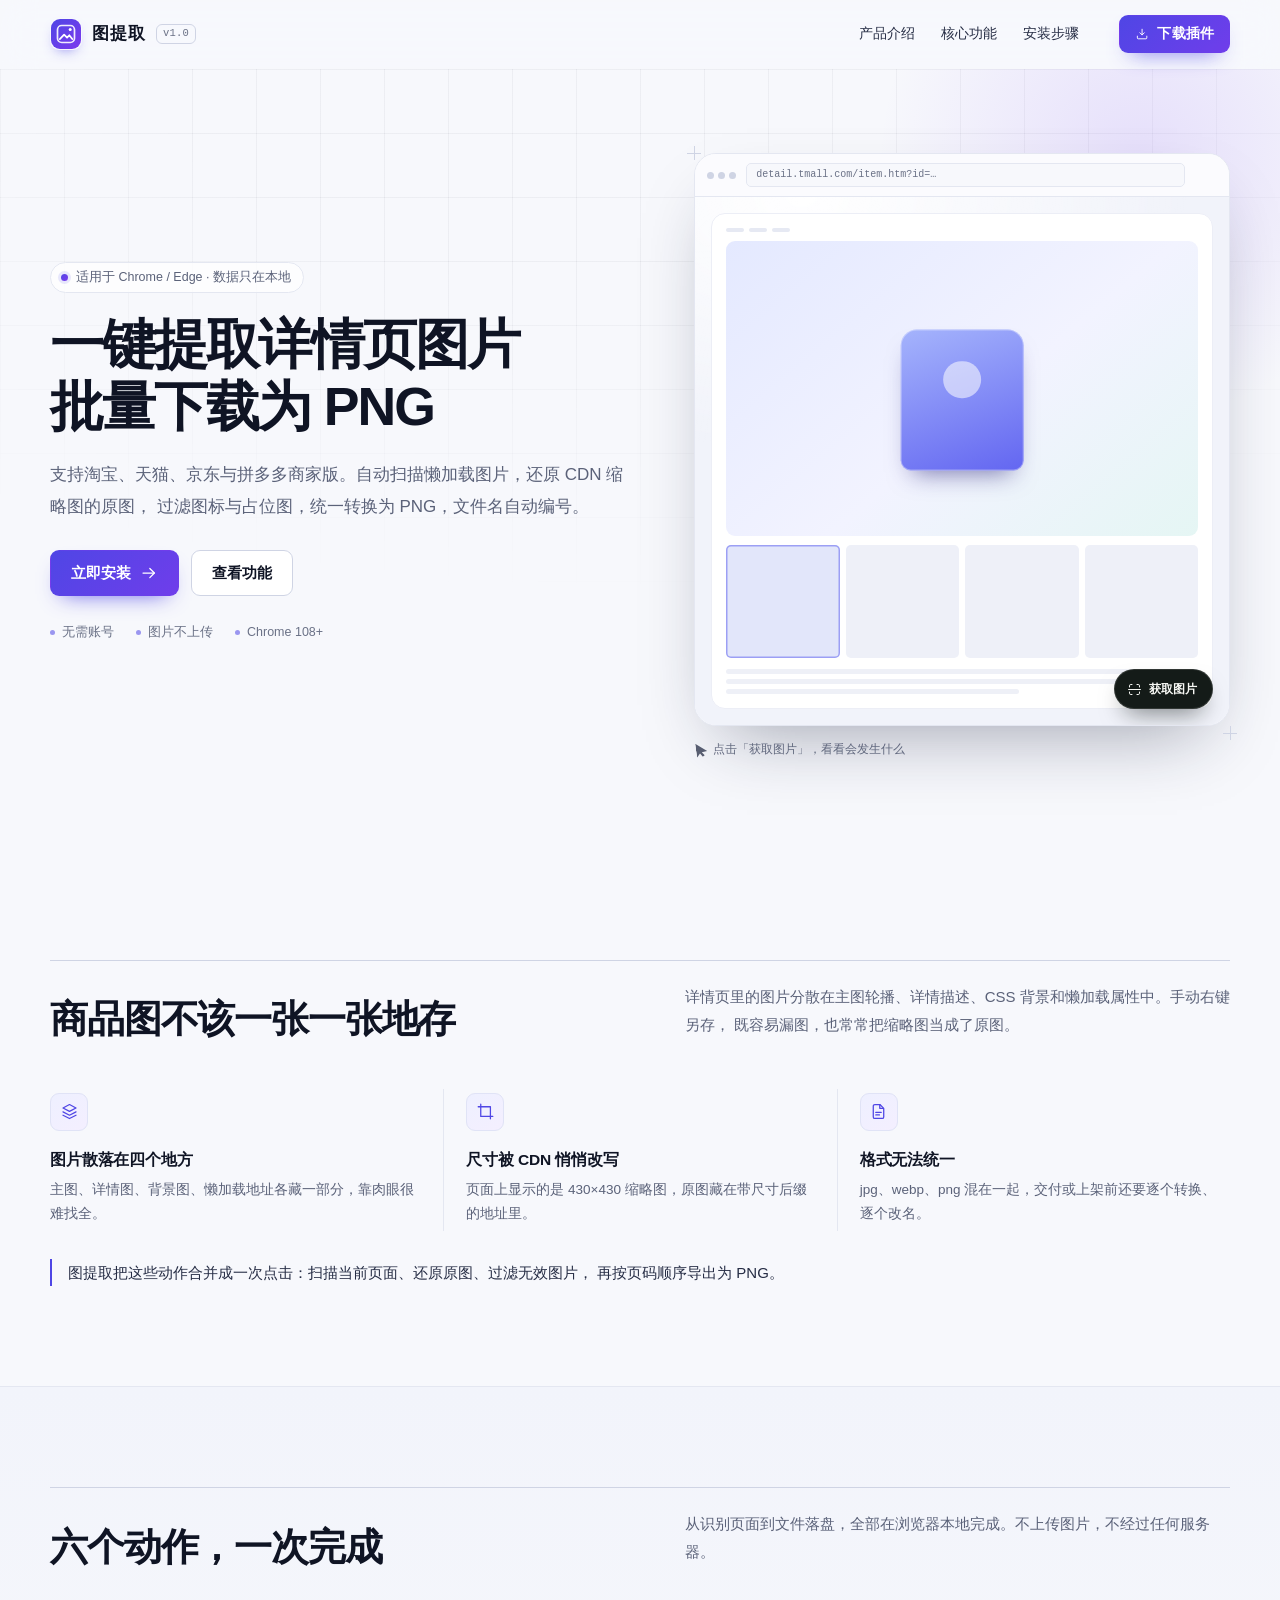
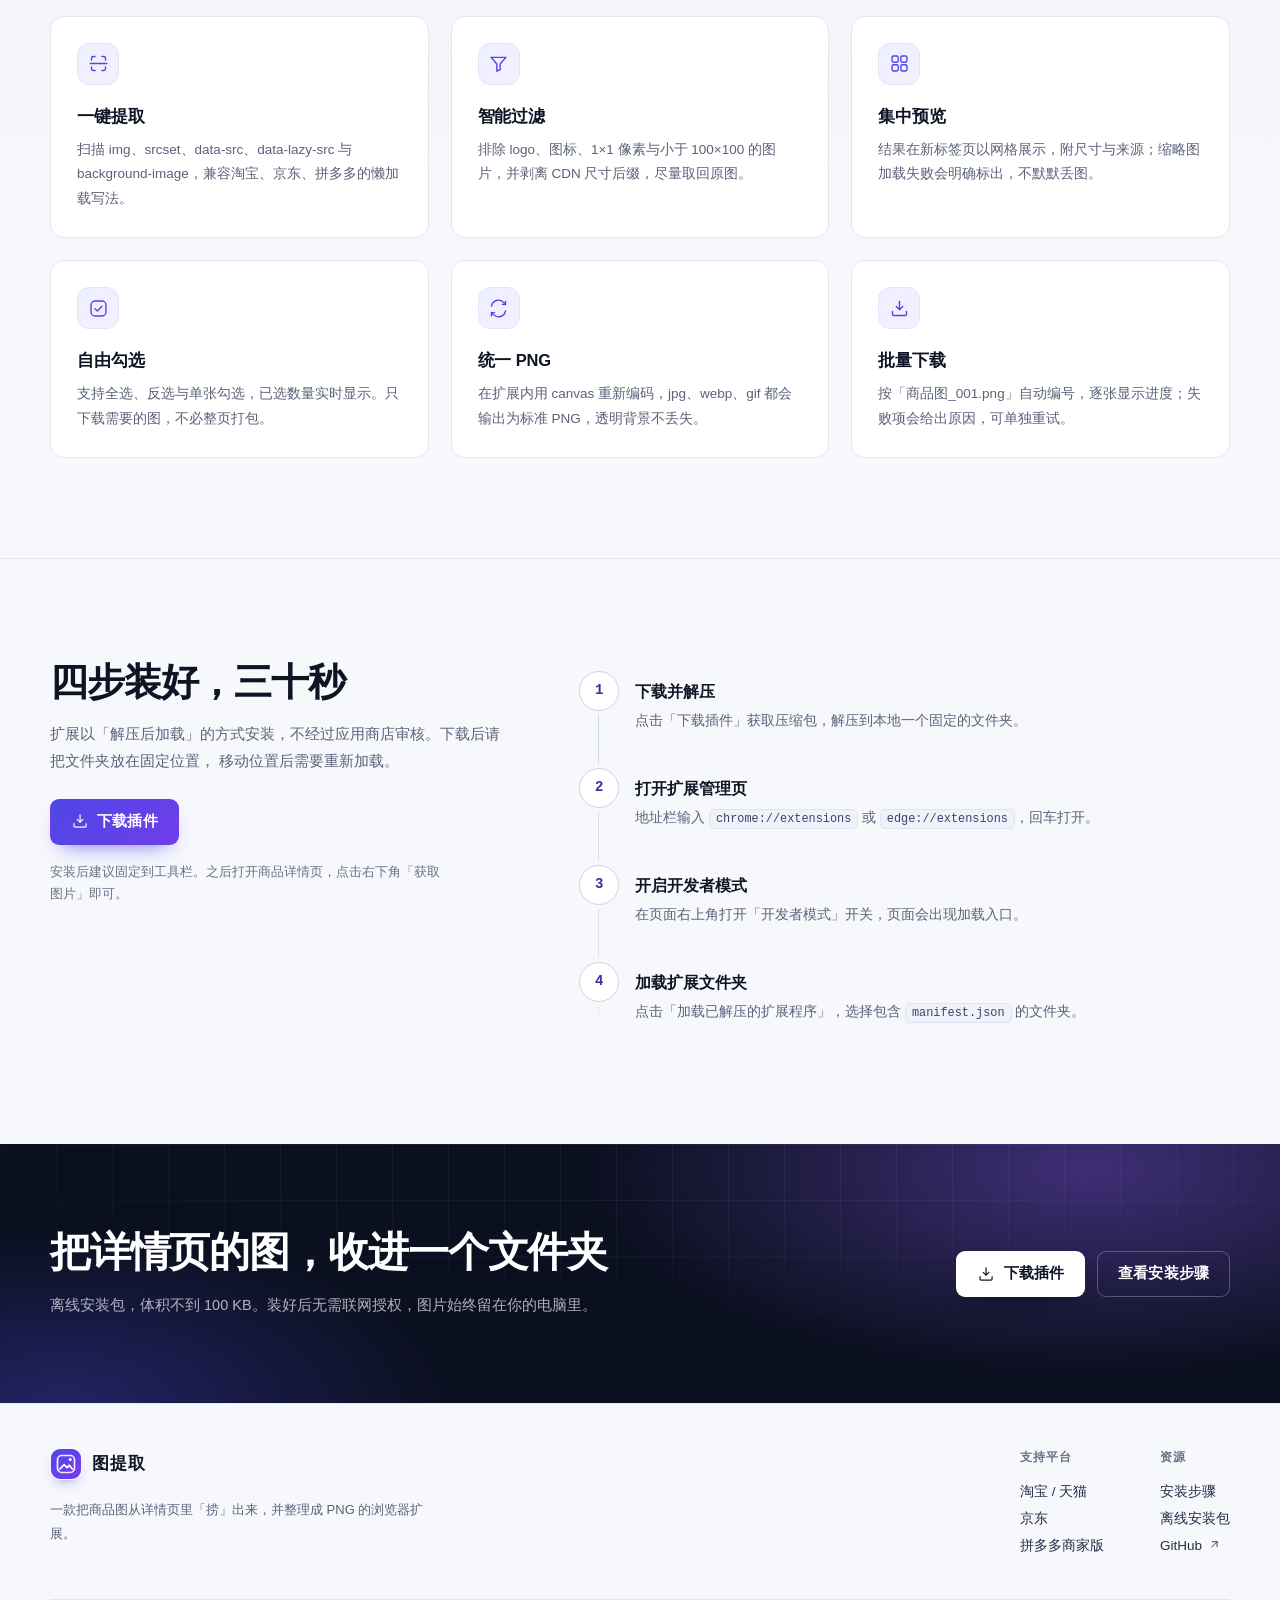
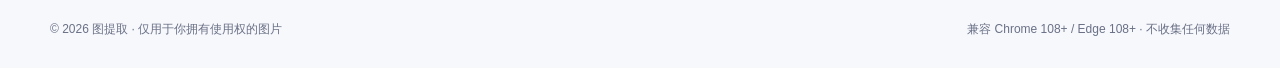
<file: docs/index.html>
<!doctype html>
<html lang="zh-CN">
  <head>
    <meta charset="utf-8" />
    <meta name="viewport" content="width=device-width, initial-scale=1" />
    <title>图提取 · 一键提取电商详情页图片，批量下载为 PNG</title>
    <meta
      name="description"
      content="图提取是一款 Chrome / Edge 扩展，在淘宝、天猫、京东、拼多多商家版商品详情页一键提取全部商品图，过滤小图与图标，批量转换为 PNG 下载。"
    />
    <meta name="theme-color" content="#f7f8fc" />
    <link rel="icon" href="assets/favicon.svg" type="image/svg+xml" />
    <link rel="stylesheet" href="css/style.css" />
  </head>
  <body>
    <!-- 跳转链接：键盘用户可绕过导航直达正文 -->
    <a class="skip-link" href="#main">跳到主要内容</a>

    <!-- 图标雪碧图：全站通过 <use href="#id"> 复用，不产生外部图片请求 -->
    <svg class="sprite" aria-hidden="true" focusable="false">
      <symbol id="i-scan" viewBox="0 0 24 24" fill="none" stroke="currentColor" stroke-width="1.6" stroke-linecap="round" stroke-linejoin="round">
        <path d="M4 8V6a2 2 0 0 1 2-2h2M16 4h2a2 2 0 0 1 2 2v2M20 16v2a2 2 0 0 1-2 2h-2M8 20H6a2 2 0 0 1-2-2v-2" />
        <path d="M2.5 12h19" />
      </symbol>
      <symbol id="i-filter" viewBox="0 0 24 24" fill="none" stroke="currentColor" stroke-width="1.6" stroke-linecap="round" stroke-linejoin="round">
        <path d="M3.5 5h17l-6.6 7.6V19l-3.8 1.8v-8.2L3.5 5z" />
      </symbol>
      <symbol id="i-grid" viewBox="0 0 24 24" fill="none" stroke="currentColor" stroke-width="1.6" stroke-linecap="round" stroke-linejoin="round">
        <rect x="3.5" y="3.5" width="7" height="7" rx="1.6" />
        <rect x="13.5" y="3.5" width="7" height="7" rx="1.6" />
        <rect x="3.5" y="13.5" width="7" height="7" rx="1.6" />
        <rect x="13.5" y="13.5" width="7" height="7" rx="1.6" />
      </symbol>
      <symbol id="i-checkbox" viewBox="0 0 24 24" fill="none" stroke="currentColor" stroke-width="1.6" stroke-linecap="round" stroke-linejoin="round">
        <rect x="3.5" y="3.5" width="17" height="17" rx="4.5" />
        <path d="M8 12.2l2.7 2.7 5.3-5.4" />
      </symbol>
      <symbol id="i-convert" viewBox="0 0 24 24" fill="none" stroke="currentColor" stroke-width="1.6" stroke-linecap="round" stroke-linejoin="round">
        <path d="M4 9.2A8 8 0 0 1 17.7 5L20 7.3" />
        <path d="M20 3.8v3.5h-3.5" />
        <path d="M20 14.8A8 8 0 0 1 6.3 19L4 16.7" />
        <path d="M4 20.2v-3.5h3.5" />
      </symbol>
      <symbol id="i-download" viewBox="0 0 24 24" fill="none" stroke="currentColor" stroke-width="1.6" stroke-linecap="round" stroke-linejoin="round">
        <path d="M4 15.5v3A1.5 1.5 0 0 0 5.5 20h13a1.5 1.5 0 0 0 1.5-1.5v-3" />
        <path d="M12 3.8v9.4" />
        <path d="M8.3 9.8L12 13.5l3.7-3.7" />
      </symbol>
      <symbol id="i-layers" viewBox="0 0 24 24" fill="none" stroke="currentColor" stroke-width="1.6" stroke-linecap="round" stroke-linejoin="round">
        <path d="M12 3.2l8.2 4.3-8.2 4.3-8.2-4.3L12 3.2z" />
        <path d="M3.8 12.4l8.2 4.3 8.2-4.3" />
        <path d="M3.8 16.7l8.2 4.2 8.2-4.2" />
      </symbol>
      <symbol id="i-crop" viewBox="0 0 24 24" fill="none" stroke="currentColor" stroke-width="1.6" stroke-linecap="round" stroke-linejoin="round">
        <path d="M6 2.8v15.4h15.2" />
        <path d="M2.8 6H18.2v15.2" />
      </symbol>
      <symbol id="i-file" viewBox="0 0 24 24" fill="none" stroke="currentColor" stroke-width="1.6" stroke-linecap="round" stroke-linejoin="round">
        <path d="M13.8 3.2H7.4a2 2 0 0 0-2 2v13.6a2 2 0 0 0 2 2h9.2a2 2 0 0 0 2-2V8l-4.8-4.8z" />
        <path d="M13.6 3.4V8h4.6" />
        <path d="M8.6 13.2h6.8M8.6 16.4h4.6" />
      </symbol>
      <symbol id="i-arrow-right" viewBox="0 0 24 24" fill="none" stroke="currentColor" stroke-width="1.7" stroke-linecap="round" stroke-linejoin="round">
        <path d="M4 12h15" />
        <path d="M13 6l6 6-6 6" />
      </symbol>
      <symbol id="i-arrow-up-right" viewBox="0 0 24 24" fill="none" stroke="currentColor" stroke-width="1.7" stroke-linecap="round" stroke-linejoin="round">
        <path d="M7 17L17 7" />
        <path d="M8 7h9v9" />
      </symbol>
    </svg>

    <!-- ================= 顶部导航（吸顶 + 毛玻璃） ================= -->
    <header class="site-header" id="top">
      <nav class="nav container" aria-label="主导航">
        <a class="brand" href="#top" aria-label="图提取 · 回到顶部">
          <svg class="brand__mark" viewBox="0 0 32 32" aria-hidden="true">
            <defs>
              <linearGradient id="brandGrad" x1="0" y1="0" x2="1" y2="1">
                <stop offset="0" stop-color="#4f46e5" />
                <stop offset="1" stop-color="#7c3aed" />
              </linearGradient>
            </defs>
            <rect x="1" y="1" width="30" height="30" rx="9" fill="url(#brandGrad)" />
            <rect x="7.5" y="7.5" width="17" height="17" rx="4.2" fill="none" stroke="#fff" stroke-opacity="0.9" stroke-width="1.7" />
            <circle cx="20.2" cy="11.6" r="1.5" fill="#fff" />
            <path d="M9.8 21.2l4.3-4.6 3 3 2.2-2.4 3 3.9" fill="none" stroke="#fff" stroke-width="1.7" stroke-linecap="round" stroke-linejoin="round" />
          </svg>
          <span class="brand__name">图提取</span>
          <span class="brand__tag">v1.0</span>
        </a>

        <button class="nav-toggle" type="button" aria-expanded="false" aria-controls="nav-menu" aria-label="打开菜单">
          <span class="nav-toggle__bars" aria-hidden="true"><span></span><span></span></span>
        </button>

        <div class="nav__panel" id="nav-menu">
          <ul class="nav__list">
            <li><a class="nav__link" href="#intro">产品介绍</a></li>
            <li><a class="nav__link" href="#features">核心功能</a></li>
            <li><a class="nav__link" href="#install">安装步骤</a></li>
          </ul>
          <a class="btn btn--primary btn--sm nav__cta" href="assets/tu-tiqu-v1.0.0.zip" download>
            <svg class="icon" aria-hidden="true"><use href="#i-download"></use></svg>
            下载插件
          </a>
        </div>
      </nav>
    </header>

    <main id="main">
      <!-- ================= Hero：价值主张 + 可交互界面示意 ================= -->
      <section class="hero" aria-labelledby="hero-title">
        <div class="hero__bg" aria-hidden="true"></div>
        <div class="container hero__inner">
          <div class="hero__copy reveal">
            <p class="hero__badge">
              <span class="hero__badge-dot" aria-hidden="true"></span>
              适用于 Chrome / Edge · 数据只在本地
            </p>
            <h1 class="hero__title" id="hero-title">
              一键提取详情页图片<span class="hero__title-break">批量下载为 PNG</span>
            </h1>
            <p class="hero__lede">
              支持淘宝、天猫、京东与拼多多商家版。自动扫描懒加载图片，还原 CDN 缩略图的原图，
              过滤图标与占位图，统一转换为 PNG，文件名自动编号。
            </p>
            <div class="hero__actions">
              <a class="btn btn--primary" href="#install">
                立即安装
                <svg class="icon" aria-hidden="true"><use href="#i-arrow-right"></use></svg>
              </a>
              <a class="btn btn--ghost" href="#features">查看功能</a>
            </div>
            <ul class="hero__facts">
              <li>无需账号</li>
              <li>图片不上传</li>
              <li>Chrome 108+</li>
            </ul>
          </div>

          <!-- 纯 CSS / SVG 绘制的插件界面示意；按钮可点击体验 -->
          <div class="hero__demo demo reveal" data-demo>
            <span class="demo__reg demo__reg--tl" aria-hidden="true"></span>
            <span class="demo__reg demo__reg--br" aria-hidden="true"></span>

            <div class="demo__window">
              <div class="demo__chrome" aria-hidden="true">
                <span class="demo__dots"><i></i><i></i><i></i></span>
                <span class="demo__url">detail.tmall.com/item.htm?id=…</span>
                <span class="demo__chrome-tail"></span>
              </div>

              <div class="demo__stage">
                <div class="demo__page" aria-hidden="true">
                  <div class="demo__pagebar"><i></i><i></i><i></i></div>
                  <div class="demo__hero-photo"></div>
                  <div class="demo__thumbs"><i></i><i></i><i></i><i></i></div>
                  <div class="demo__lines"><i></i><i></i><i></i></div>
                </div>

                <div class="demo__sheet" data-sheet aria-hidden="true">
                  <div class="demo__sheet-head">
                    <span class="demo__sheet-title">已提取 <strong>18</strong> 张</span>
                    <span class="demo__sheet-tag">PNG</span>
                  </div>
                  <div class="demo__tiles">
                    <span class="demo__tile is-picked" style="--a: #dbe2ff; --b: #8b9cff"></span>
                    <span class="demo__tile is-picked" style="--a: #e6dcff; --b: #a78bfa"></span>
                    <span class="demo__tile" style="--a: #d7f2f4; --b: #5ec8cf"></span>
                    <span class="demo__tile" style="--a: #ffe4e9; --b: #fb8ca3"></span>
                    <span class="demo__tile" style="--a: #e8ecff; --b: #7c8cf8"></span>
                    <span class="demo__tile" style="--a: #e2f0e6; --b: #7fc39a"></span>
                  </div>
                  <div class="demo__sheet-foot">
                    <span class="demo__bar" aria-hidden="true"><i></i></span>
                    <span>正在保存 …</span>
                  </div>
                </div>

                <div class="demo__scan" aria-hidden="true"></div>

                <button class="demo__fab" type="button" data-demo-button aria-pressed="false">
                  <svg class="icon" aria-hidden="true"><use href="#i-scan"></use></svg>
                  <span data-demo-label>获取图片</span>
                </button>
              </div>
            </div>

            <p class="demo__caption">
              <span class="demo__cursor" aria-hidden="true"></span>
              点击「获取图片」，看看会发生什么
            </p>
          </div>
        </div>
      </section>

      <!-- ================= 产品介绍：解释要解决的问题 ================= -->
      <section class="section" id="intro" aria-labelledby="intro-title">
        <div class="container">
          <div class="section-head reveal">
            <h2 id="intro-title">商品图不该一张一张地存</h2>
            <p>
              详情页里的图片分散在主图轮播、详情描述、CSS 背景和懒加载属性中。手动右键另存，
              既容易漏图，也常常把缩略图当成了原图。
            </p>
          </div>

          <div class="problems">
            <article class="problem reveal">
              <span class="problem__icon" aria-hidden="true">
                <svg class="icon"><use href="#i-layers"></use></svg>
              </span>
              <div>
                <h3>图片散落在四个地方</h3>
                <p>主图、详情图、背景图、懒加载地址各藏一部分，靠肉眼很难找全。</p>
              </div>
            </article>
            <article class="problem reveal">
              <span class="problem__icon" aria-hidden="true">
                <svg class="icon"><use href="#i-crop"></use></svg>
              </span>
              <div>
                <h3>尺寸被 CDN 悄悄改写</h3>
                <p>页面上显示的是 430×430 缩略图，原图藏在带尺寸后缀的地址里。</p>
              </div>
            </article>
            <article class="problem reveal">
              <span class="problem__icon" aria-hidden="true">
                <svg class="icon"><use href="#i-file"></use></svg>
              </span>
              <div>
                <h3>格式无法统一</h3>
                <p>jpg、webp、png 混在一起，交付或上架前还要逐个转换、逐个改名。</p>
              </div>
            </article>
          </div>

          <p class="intro__conclusion reveal">
            图提取把这些动作合并成一次点击：扫描当前页面、还原原图、过滤无效图片，
            再按页码顺序导出为 PNG。
          </p>
        </div>
      </section>

      <!-- ================= 核心功能 ================= -->
      <section class="section section--tint" id="features" aria-labelledby="features-title">
        <div class="container">
          <div class="section-head reveal">
            <h2 id="features-title">六个动作，一次完成</h2>
            <p>从识别页面到文件落盘，全部在浏览器本地完成。不上传图片，不经过任何服务器。</p>
          </div>

          <div class="features">
            <article class="feature reveal">
              <span class="feature__icon" aria-hidden="true">
                <svg class="icon"><use href="#i-scan"></use></svg>
              </span>
              <h3>一键提取</h3>
              <p>扫描 img、srcset、data-src、data-lazy-src 与 background-image，兼容淘宝、京东、拼多多的懒加载写法。</p>
            </article>

            <article class="feature reveal">
              <span class="feature__icon" aria-hidden="true">
                <svg class="icon"><use href="#i-filter"></use></svg>
              </span>
              <h3>智能过滤</h3>
              <p>排除 logo、图标、1×1 像素与小于 100×100 的图片，并剥离 CDN 尺寸后缀，尽量取回原图。</p>
            </article>

            <article class="feature reveal">
              <span class="feature__icon" aria-hidden="true">
                <svg class="icon"><use href="#i-grid"></use></svg>
              </span>
              <h3>集中预览</h3>
              <p>结果在新标签页以网格展示，附尺寸与来源；缩略图加载失败会明确标出，不默默丢图。</p>
            </article>

            <article class="feature reveal">
              <span class="feature__icon" aria-hidden="true">
                <svg class="icon"><use href="#i-checkbox"></use></svg>
              </span>
              <h3>自由勾选</h3>
              <p>支持全选、反选与单张勾选，已选数量实时显示。只下载需要的图，不必整页打包。</p>
            </article>

            <article class="feature reveal">
              <span class="feature__icon" aria-hidden="true">
                <svg class="icon"><use href="#i-convert"></use></svg>
              </span>
              <h3>统一 PNG</h3>
              <p>在扩展内用 canvas 重新编码，jpg、webp、gif 都会输出为标准 PNG，透明背景不丢失。</p>
            </article>

            <article class="feature reveal">
              <span class="feature__icon" aria-hidden="true">
                <svg class="icon"><use href="#i-download"></use></svg>
              </span>
              <h3>批量下载</h3>
              <p>按「商品图_001.png」自动编号，逐张显示进度；失败项会给出原因，可单独重试。</p>
            </article>
          </div>
        </div>
      </section>

      <!-- ================= 安装步骤 ================= -->
      <section class="section" id="install" aria-labelledby="install-title">
        <div class="container install">
          <div class="install__intro reveal">
            <h2 id="install-title">四步装好，三十秒</h2>
            <p class="install__lede">
              扩展以「解压后加载」的方式安装，不经过应用商店审核。下载后请把文件夹放在固定位置，
              移动位置后需要重新加载。
            </p>
            <a class="btn btn--primary install__download" href="assets/tu-tiqu-v1.0.0.zip" download>
              <svg class="icon" aria-hidden="true"><use href="#i-download"></use></svg>
              下载插件
            </a>
            <p class="install__note">
              安装后建议固定到工具栏。之后打开商品详情页，点击右下角「获取图片」即可。
            </p>
          </div>

          <ol class="steps">
            <li class="step reveal">
              <span class="step__num" aria-hidden="true">1</span>
              <div class="step__body">
                <h3>下载并解压</h3>
                <p>点击「下载插件」获取压缩包，解压到本地一个固定的文件夹。</p>
              </div>
            </li>
            <li class="step reveal">
              <span class="step__num" aria-hidden="true">2</span>
              <div class="step__body">
                <h3>打开扩展管理页</h3>
                <p>地址栏输入 <code>chrome://extensions</code> 或 <code>edge://extensions</code>，回车打开。</p>
              </div>
            </li>
            <li class="step reveal">
              <span class="step__num" aria-hidden="true">3</span>
              <div class="step__body">
                <h3>开启开发者模式</h3>
                <p>在页面右上角打开「开发者模式」开关，页面会出现加载入口。</p>
              </div>
            </li>
            <li class="step reveal">
              <span class="step__num" aria-hidden="true">4</span>
              <div class="step__body">
                <h3>加载扩展文件夹</h3>
                <p>点击「加载已解压的扩展程序」，选择包含 <code>manifest.json</code> 的文件夹。</p>
              </div>
            </li>
          </ol>
        </div>
      </section>

      <!-- ================= 底部 CTA ================= -->
      <section class="cta" id="download" aria-labelledby="download-title">
        <div class="container cta__inner reveal">
          <div>
            <h2 id="download-title">把详情页的图，收进一个文件夹</h2>
            <p>离线安装包，体积不到 100 KB。装好后无需联网授权，图片始终留在你的电脑里。</p>
          </div>
          <div class="cta__actions">
            <a class="btn btn--light" href="assets/tu-tiqu-v1.0.0.zip" download>
              <svg class="icon" aria-hidden="true"><use href="#i-download"></use></svg>
              下载插件
            </a>
            <a class="btn btn--outline-light" href="#install">查看安装步骤</a>
          </div>
        </div>
      </section>
    </main>

    <!-- ================= Footer ================= -->
    <footer class="footer">
      <div class="container footer__inner">
        <div class="footer__brand">
          <a class="brand" href="#top" aria-label="图提取 · 回到顶部">
            <svg class="brand__mark" viewBox="0 0 32 32" aria-hidden="true">
              <defs>
                <linearGradient id="footerGrad" x1="0" y1="0" x2="1" y2="1">
                  <stop offset="0" stop-color="#4f46e5" />
                  <stop offset="1" stop-color="#7c3aed" />
                </linearGradient>
              </defs>
              <rect x="1" y="1" width="30" height="30" rx="9" fill="url(#footerGrad)" />
              <rect x="7.5" y="7.5" width="17" height="17" rx="4.2" fill="none" stroke="#fff" stroke-opacity="0.9" stroke-width="1.7" />
              <circle cx="20.2" cy="11.6" r="1.5" fill="#fff" />
              <path d="M9.8 21.2l4.3-4.6 3 3 2.2-2.4 3 3.9" fill="none" stroke="#fff" stroke-width="1.7" stroke-linecap="round" stroke-linejoin="round" />
            </svg>
            <span class="brand__name">图提取</span>
          </a>
          <p>一款把商品图从详情页里「捞」出来，并整理成 PNG 的浏览器扩展。</p>
        </div>

        <div class="footer__cols">
          <div class="footer__col">
            <h3>支持平台</h3>
            <ul>
              <li>淘宝 / 天猫</li>
              <li>京东</li>
              <li>拼多多商家版</li>
            </ul>
          </div>
          <div class="footer__col">
            <h3>资源</h3>
            <ul>
              <li><a href="#install">安装步骤</a></li>
              <li><a href="assets/tu-tiqu-v1.0.0.zip" download>离线安装包</a></li>
              <li>
                <a href="https://github.com/" target="_blank" rel="noopener noreferrer">
                  GitHub
                  <svg class="icon icon--inline" aria-hidden="true"><use href="#i-arrow-up-right"></use></svg>
                </a>
              </li>
            </ul>
          </div>
        </div>

        <div class="footer__bottom">
          <p>© <span data-year>2026</span> 图提取 · 仅用于你拥有使用权的图片</p>
          <p>兼容 Chrome 108+ / Edge 108+ · 不收集任何数据</p>
        </div>
      </div>
    </footer>

    <script src="js/main.js"></script>
  </body>
</html>
</file>
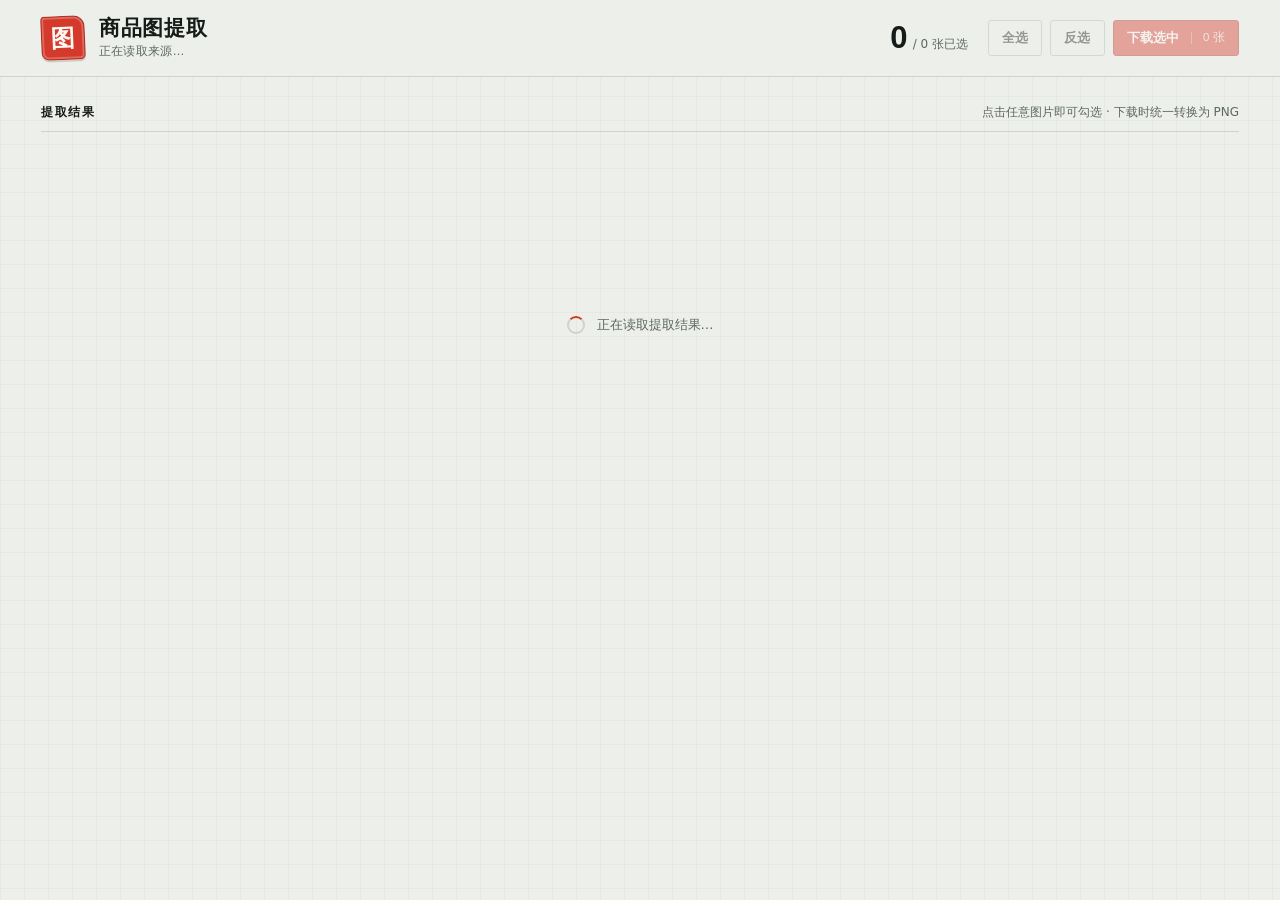
<file: gallery.html>
<!doctype html>
<html lang="zh-CN">
  <head>
    <meta charset="utf-8" />
    <meta name="viewport" content="width=device-width, initial-scale=1" />
    <meta name="color-scheme" content="light" />
    <title>商品图提取 · 掠影</title>
    <link rel="stylesheet" href="gallery.css" />
  </head>
  <body>
    <header class="masthead">
      <div class="brand">
        <span class="brand__seal" aria-hidden="true">图</span>
        <div class="brand__copy">
          <h1 class="brand__title">商品图提取</h1>
          <p class="brand__meta">
            <span id="platform-chip" class="platform-chip" hidden></span>
            <span id="source-host" class="source-host">正在读取来源…</span>
            <span id="extracted-at" class="extracted-at" hidden></span>
            <a id="source-link" class="source-link" target="_blank" rel="noreferrer" hidden>返回商品页</a>
          </p>
        </div>
      </div>

      <div class="toolbar" role="toolbar" aria-label="图片选择与下载">
        <p class="selection-count" aria-live="polite">
          <strong id="selected-count">0</strong>
          <span class="selection-count__rest">/ <span id="total-count">0</span> 张已选</span>
        </p>
        <div class="toolbar__actions">
          <button id="select-all" class="btn btn--ghost" type="button" disabled>全选</button>
          <button id="invert" class="btn btn--ghost" type="button" disabled>反选</button>
          <button id="download" class="btn btn--primary" type="button" disabled>
            <span id="download-label">下载选中</span>
            <span id="download-meta" class="btn__meta">0 张</span>
          </button>
        </div>
      </div>
    </header>

    <main class="stage">
      <section id="download-panel" class="download-panel" aria-live="polite" hidden>
        <div class="download-panel__row">
          <p id="download-status" class="download-panel__status">准备下载…</p>
          <p id="download-progress-text" class="download-panel__count">0 / 0</p>
        </div>
        <div class="progress-track" role="progressbar" aria-valuemin="0" aria-valuemax="100" aria-valuenow="0">
          <span id="progress-fill" class="progress-track__fill"></span>
        </div>
        <div id="failures" class="failures" hidden>
          <details>
            <summary id="failures-summary">部分图片未完成</summary>
            <ul id="failures-list"></ul>
          </details>
        </div>
      </section>

      <div class="stage__head">
        <p class="stage__eyebrow">提取结果</p>
        <p class="stage__hint">点击任意图片即可勾选 · 下载时统一转换为 PNG</p>
      </div>

      <div id="loading" class="loading">
        <span class="loading__mark" aria-hidden="true"></span>
        <span>正在读取提取结果…</span>
      </div>

      <section id="grid" class="grid" aria-label="提取到的商品图片" aria-busy="true"></section>

      <section id="empty-state" class="empty" hidden>
        <div class="empty__seal" aria-hidden="true">空</div>
        <h2 id="empty-title" class="empty__title">还没有可展示的图片</h2>
        <p id="empty-copy" class="empty__copy">
          打开淘宝、天猫、京东或拼多多商家版的商品详情页，点击右下角「获取图片」。
        </p>
        <p class="empty__note">提取只读取当前页面中已展示或可懒加载的图片，不会访问其他商品。</p>
      </section>
    </main>

    <template id="card-template">
      <label class="shot">
        <input class="shot__checkbox" type="checkbox" />
        <span class="shot__frame">
          <img class="shot__image" alt="" loading="lazy" decoding="async" />
          <span class="shot__index" aria-hidden="true"></span>
          <span class="shot__check" aria-hidden="true"></span>
          <span class="shot__stamp" aria-hidden="true">未完成</span>
          <span class="shot__error" hidden>缩略图加载失败</span>
        </span>
        <span class="shot__info">
          <span class="shot__size"></span>
          <span class="shot__source"></span>
        </span>
      </label>
    </template>

    <div id="toast" class="toast" role="status" aria-live="polite"></div>

    <script type="module" src="gallery.js"></script>
  </body>
</html>
</file>
<file: docs/css/style.css>
/* ==========================================================================
   图提取 · 官方宣传页
   移动优先；断点：768px（平板）、1024px（桌面）
   所有颜色 / 间距 / 圆角 / 阴影均通过 :root 变量控制
   ========================================================================== */

:root {
  /* 主色：改这两行即可换掉全站渐变 */
  --primary: #4f46e5;
  --primary-2: #7c3aed;
  --gradient: linear-gradient(135deg, var(--primary), var(--primary-2));
  --primary-soft: #eef0ff;
  --primary-ink: #3730a3;

  /* 中性色 */
  --paper: #f7f8fc;
  --paper-tint: #f1f3fa;
  --surface: #ffffff;
  --ink: #0f1424;
  --ink-2: #262d45;
  --muted: #5b6279;
  --muted-2: #6a7186;
  --line: #e4e7f1;
  --line-strong: #cfd4e4;
  --dark: #0b1020;
  --dark-2: #121a33;

  /* 字体 */
  --font-sans: -apple-system, BlinkMacSystemFont, "Segoe UI Variable Text", "Segoe UI",
    "PingFang SC", "Hiragino Sans GB", "Microsoft YaHei", "Noto Sans SC", sans-serif;
  --font-mono: ui-monospace, SFMono-Regular, "SF Mono", Menlo, Consolas, "Liberation Mono", monospace;

  /* 间距 */
  --gutter: clamp(18px, 5vw, 40px);
  --section-y: clamp(56px, 8vw, 100px);
  --gap: clamp(14px, 2.4vw, 22px);
  --nav-h: 64px;

  /* 圆角 */
  --radius-xs: 6px;
  --radius-sm: 9px;
  --radius: 14px;
  --radius-lg: 22px;
  --radius-pill: 999px;

  /* 阴影 */
  --shadow-sm: 0 4px 14px -6px rgba(23, 29, 58, 0.16);
  --shadow: 0 18px 40px -22px rgba(23, 29, 58, 0.3);
  --shadow-lg: 0 32px 70px -28px rgba(23, 29, 58, 0.4);

  /* 动效 */
  --ease: cubic-bezier(0.22, 0.7, 0.2, 1);
  --dur: 0.25s;

  --container: 1180px;
}

/* --------------------------------------------------------------------------
   基础重置
   -------------------------------------------------------------------------- */

*,
*::before,
*::after {
  box-sizing: border-box;
}

html {
  scroll-behavior: smooth;
  -webkit-text-size-adjust: 100%;
}

body {
  margin: 0;
  background: var(--paper);
  color: var(--ink);
  font-family: var(--font-sans);
  font-size: 16px;
  line-height: 1.65;
  -webkit-font-smoothing: antialiased;
  -moz-osx-font-smoothing: grayscale;
  text-rendering: optimizeLegibility;
}

h1,
h2,
h3,
p,
ul,
ol {
  margin: 0;
}

ul,
ol {
  padding: 0;
  list-style: none;
}

a {
  color: inherit;
}

button {
  font: inherit;
  color: inherit;
}

img,
svg {
  display: block;
  max-width: 100%;
}

::selection {
  background: rgba(79, 70, 229, 0.18);
}

:focus-visible {
  outline: 2px solid var(--primary);
  outline-offset: 3px;
  border-radius: 4px;
}

.sprite {
  position: absolute;
  width: 0;
  height: 0;
  overflow: hidden;
}

.icon {
  width: 1.25em;
  height: 1.25em;
  flex: none;
  fill: none;
  stroke: currentColor;
  stroke-width: 1.6;
  stroke-linecap: round;
  stroke-linejoin: round;
}

.icon--inline {
  display: inline-block;
  width: 0.95em;
  height: 0.95em;
  vertical-align: -0.1em;
  margin-left: 2px;
}

/* 键盘跳转链接：默认隐藏在视口外 */
.skip-link {
  position: fixed;
  top: 8px;
  left: 8px;
  z-index: 200;
  padding: 10px 16px;
  border-radius: var(--radius-sm);
  background: var(--ink);
  color: #fff;
  font-size: 14px;
  text-decoration: none;
  transform: translateY(-160%);
  transition: transform 0.2s var(--ease);
}

.skip-link:focus {
  transform: translateY(0);
}

.container {
  width: 100%;
  max-width: calc(var(--container) + var(--gutter) * 2);
  margin-inline: auto;
  padding-inline: var(--gutter);
}

/* 锚点定位时为吸顶导航留出空间 */
[id] {
  scroll-margin-top: calc(var(--nav-h) + 24px);
}

/* --------------------------------------------------------------------------
   按钮
   -------------------------------------------------------------------------- */

.btn {
  display: inline-flex;
  align-items: center;
  justify-content: center;
  gap: 8px;
  min-height: 46px;
  padding: 0 20px;
  border: 1px solid transparent;
  border-radius: var(--radius-sm);
  font-family: inherit;
  font-size: 14.5px;
  font-weight: 600;
  letter-spacing: 0.01em;
  line-height: 1;
  text-decoration: none;
  white-space: nowrap;
  cursor: pointer;
  transition:
    transform var(--dur) var(--ease),
    background-color var(--dur) ease,
    border-color var(--dur) ease,
    color var(--dur) ease,
    box-shadow var(--dur) ease;
}

.btn:active {
  transform: translateY(1px);
}

.btn--primary {
  background: var(--gradient);
  background-size: 140% 140%;
  background-position: 0 0;
  color: #fff;
  box-shadow: 0 10px 22px -12px rgba(79, 70, 229, 0.9);
}

.btn--primary:hover {
  background-position: 100% 100%;
  box-shadow: 0 14px 26px -12px rgba(79, 70, 229, 0.85);
  transform: translateY(-1px);
}

.btn--ghost {
  border-color: var(--line-strong);
  background: var(--surface);
  color: var(--ink);
}

.btn--ghost:hover {
  border-color: var(--ink);
  background: var(--ink);
  color: #fff;
  transform: translateY(-1px);
}

.btn--sm {
  min-height: 38px;
  padding: 0 15px;
  font-size: 13.5px;
}

.btn--sm .icon {
  width: 1.05em;
  height: 1.05em;
}

.btn--light {
  background: #fff;
  color: var(--ink);
  box-shadow: 0 12px 26px -14px rgba(0, 0, 0, 0.55);
}

.btn--light:hover {
  transform: translateY(-1px);
  background: #f2f3ff;
}

.btn--outline-light {
  border-color: rgba(255, 255, 255, 0.26);
  background: transparent;
  color: #fff;
}

.btn--outline-light:hover {
  border-color: rgba(255, 255, 255, 0.6);
  background: rgba(255, 255, 255, 0.08);
  transform: translateY(-1px);
}

/* --------------------------------------------------------------------------
   顶部导航
   -------------------------------------------------------------------------- */

.site-header {
  position: sticky;
  top: 0;
  z-index: 100;
  background: rgba(247, 248, 252, 0.72);
  -webkit-backdrop-filter: blur(16px) saturate(1.25);
  backdrop-filter: blur(16px) saturate(1.25);
  border-bottom: 1px solid transparent;
  transition:
    background-color var(--dur) ease,
    border-color var(--dur) ease,
    box-shadow var(--dur) ease;
}

.site-header.is-scrolled {
  background: rgba(247, 248, 252, 0.9);
  border-bottom-color: var(--line);
  box-shadow: 0 14px 34px -26px rgba(15, 20, 36, 0.55);
}

.nav {
  position: relative;
  display: flex;
  align-items: center;
  justify-content: space-between;
  gap: 16px;
  min-height: var(--nav-h);
}

.brand {
  display: inline-flex;
  align-items: center;
  gap: 10px;
  color: var(--ink);
  text-decoration: none;
}

.brand__mark {
  width: 32px;
  height: 32px;
  flex: none;
  border-radius: 9px;
  box-shadow: 0 6px 14px -8px rgba(79, 70, 229, 0.9);
}

.brand__name {
  font-size: 17px;
  font-weight: 800;
  letter-spacing: 0.06em;
}

.brand__tag {
  padding: 1px 6px;
  border: 1px solid var(--line-strong);
  border-radius: var(--radius-xs);
  color: var(--muted-2);
  font-family: var(--font-mono);
  font-size: 10.5px;
  letter-spacing: 0.02em;
  line-height: 1.5;
}

.nav-toggle {
  display: inline-flex;
  align-items: center;
  justify-content: center;
  width: 42px;
  height: 42px;
  margin-right: -6px;
  padding: 0;
  border: 1px solid var(--line);
  border-radius: var(--radius-sm);
  background: var(--surface);
  cursor: pointer;
  transition: border-color var(--dur) ease, background-color var(--dur) ease;
}

.nav-toggle:hover {
  border-color: var(--line-strong);
}

.nav-toggle__bars {
  display: grid;
  gap: 5px;
  width: 18px;
}

.nav-toggle__bars span {
  display: block;
  height: 1.8px;
  border-radius: 2px;
  background: var(--ink);
  transition: transform var(--dur) var(--ease), opacity var(--dur) ease;
}

.nav.is-open .nav-toggle__bars span:first-child {
  transform: translateY(3.4px) rotate(45deg);
}

.nav.is-open .nav-toggle__bars span:last-child {
  transform: translateY(-3.4px) rotate(-45deg);
}

/* 移动端：下拉卡片式菜单 */
.nav__panel {
  position: absolute;
  top: calc(100% + 10px);
  left: var(--gutter);
  right: var(--gutter);
  padding: 12px;
  border: 1px solid var(--line);
  border-radius: var(--radius);
  background: var(--surface);
  box-shadow: var(--shadow-lg);
  opacity: 0;
  visibility: hidden;
  transform: translateY(-8px);
  transition:
    opacity var(--dur) ease,
    transform var(--dur) var(--ease),
    visibility var(--dur) ease;
}

.nav.is-open .nav__panel {
  opacity: 1;
  visibility: visible;
  transform: translateY(0);
}

.nav__list {
  display: grid;
  gap: 2px;
}

.nav__link {
  display: block;
  padding: 12px;
  border-radius: var(--radius-sm);
  color: var(--ink-2);
  font-size: 14.5px;
  font-weight: 500;
  text-decoration: none;
  transition: background-color 0.18s ease, color 0.18s ease;
}

.nav__link:hover {
  background: var(--paper-tint);
  color: var(--ink);
}

.nav__link.is-active {
  background: var(--primary-soft);
  color: var(--primary-ink);
}

.nav__cta {
  width: 100%;
  margin-top: 10px;
}

/* --------------------------------------------------------------------------
   Hero
   -------------------------------------------------------------------------- */

.hero {
  position: relative;
  overflow: hidden;
  padding-block: clamp(40px, 7vw, 84px) clamp(54px, 8vw, 100px);
}

.hero__bg {
  position: absolute;
  inset: 0;
  pointer-events: none;
  background-image:
    linear-gradient(to right, rgba(15, 20, 36, 0.045) 1px, transparent 1px),
    linear-gradient(to bottom, rgba(15, 20, 36, 0.045) 1px, transparent 1px);
  background-size: 64px 64px;
  -webkit-mask-image: radial-gradient(120% 88% at 50% 0%, #000 30%, transparent 76%);
  mask-image: radial-gradient(120% 88% at 50% 0%, #000 30%, transparent 76%);
}

/* 右上方的一团柔光，只作为界面示意的背景，不铺满整屏 */
.hero::after {
  content: "";
  position: absolute;
  top: -190px;
  right: -140px;
  width: min(560px, 78vw);
  height: min(560px, 78vw);
  background: radial-gradient(circle, rgba(139, 92, 246, 0.16), transparent 66%);
  pointer-events: none;
}

.hero__inner {
  position: relative;
  z-index: 1;
  display: grid;
  gap: clamp(38px, 6vw, 64px);
}

.hero__badge {
  display: inline-flex;
  align-items: center;
  gap: 8px;
  padding: 5px 12px 5px 10px;
  border: 1px solid var(--line);
  border-radius: var(--radius-pill);
  background: rgba(255, 255, 255, 0.72);
  color: var(--muted);
  font-size: 12.5px;
  line-height: 1.5;
}

.hero__badge-dot {
  width: 7px;
  height: 7px;
  border-radius: 50%;
  background: var(--gradient);
  box-shadow: 0 0 0 3px rgba(79, 70, 229, 0.12);
}

.hero__title {
  margin-top: 20px;
  font-size: clamp(1.85rem, 4.6vw, 3.35rem);
  font-weight: 800;
  letter-spacing: -0.035em;
  line-height: 1.16;
  max-width: 16em;
}

.hero__title-break {
  display: block;
}

.hero__lede {
  margin-top: 22px;
  max-width: 34em;
  color: var(--muted);
  font-size: clamp(15px, 1.7vw, 17px);
  line-height: 1.85;
}

.hero__actions {
  display: flex;
  flex-wrap: wrap;
  gap: 12px;
  margin-top: 28px;
}

.hero__facts {
  display: flex;
  flex-wrap: wrap;
  gap: 8px 22px;
  margin-top: 26px;
  color: var(--muted-2);
  font-size: 12.5px;
}

.hero__facts li {
  display: flex;
  align-items: center;
  gap: 7px;
}

.hero__facts li::before {
  content: "";
  width: 5px;
  height: 5px;
  border-radius: 50%;
  background: var(--primary);
  opacity: 0.55;
}

/* ---------------- Hero 界面示意 ---------------- */

.hero__demo {
  position: relative;
  min-width: 0;
}

.demo__window {
  position: relative;
  overflow: hidden;
  border: 1px solid var(--line);
  border-radius: var(--radius-lg);
  background: var(--surface);
  box-shadow:
    var(--shadow-lg),
    inset 0 1px 0 rgba(255, 255, 255, 0.9);
}

.demo__chrome {
  display: flex;
  align-items: center;
  gap: 10px;
  padding: 9px 12px;
  border-bottom: 1px solid var(--line);
  background: #fbfbfe;
}

.demo__dots {
  display: flex;
  gap: 4px;
}

.demo__dots i {
  width: 7px;
  height: 7px;
  border-radius: 50%;
  background: var(--line-strong);
}

.demo__url {
  flex: 1;
  min-width: 0;
  padding: 4px 9px;
  border: 1px solid var(--line);
  border-radius: 5px;
  background: var(--paper);
  color: var(--muted-2);
  font-family: var(--font-mono);
  font-size: 10px;
  line-height: 1.4;
  white-space: nowrap;
  overflow: hidden;
  text-overflow: ellipsis;
}

.demo__chrome-tail {
  width: 22px;
  flex: none;
}

.demo__stage {
  position: relative;
  padding: clamp(10px, 2vw, 16px);
  background:
    radial-gradient(120% 80% at 20% 0%, #ffffff, transparent 60%),
    var(--paper-tint);
  min-height: clamp(292px, 44vw, 420px);
}

/* 模拟的详情页骨架 */
.demo__page {
  display: grid;
  gap: 9px;
  padding: clamp(9px, 1.6vw, 14px);
  border: 1px solid #eceef6;
  border-radius: var(--radius);
  background: #fff;
  transition: opacity 0.45s ease, filter 0.45s ease;
}

.demo__pagebar {
  display: flex;
  gap: 5px;
}

.demo__pagebar i {
  width: 18px;
  height: 4px;
  border-radius: 2px;
  background: #e6e9f3;
}

.demo.is-extracted .demo__page {
  opacity: 0.5;
  filter: saturate(0.55);
}

.demo__hero-photo {
  position: relative;
  aspect-ratio: 16 / 10;
  overflow: hidden;
  border-radius: var(--radius-sm);
  background: linear-gradient(140deg, #e4e9ff, #f2f3ff 55%, #e5f6f4);
}

/* 用纯 CSS 画一个商品剪影，避免任何外部图片 */
.demo__hero-photo::after {
  content: "";
  position: absolute;
  left: 50%;
  top: 54%;
  width: 26%;
  aspect-ratio: 1 / 1.15;
  transform: translate(-50%, -50%);
  border-radius: 16px 16px 10px 10px;
  background: linear-gradient(160deg, #a5b4fc, #6366f1);
  box-shadow:
    0 14px 24px -12px rgba(49, 46, 129, 0.65),
    inset 0 0 0 1px rgba(255, 255, 255, 0.35);
}

.demo__hero-photo::before {
  content: "";
  position: absolute;
  left: 50%;
  top: 47%;
  width: 8%;
  aspect-ratio: 1;
  transform: translate(-50%, -50%);
  border-radius: 50%;
  background: rgba(255, 255, 255, 0.55);
  z-index: 1;
}

.demo__thumbs {
  display: grid;
  grid-template-columns: repeat(4, 1fr);
  gap: 6px;
}

.demo__thumbs i {
  aspect-ratio: 1;
  border-radius: 5px;
  background: #eef0f8;
}

.demo__thumbs i:first-child {
  background: #e2e6fa;
  box-shadow: inset 0 0 0 1.5px rgba(99, 102, 241, 0.55);
}

.demo__lines {
  display: grid;
  gap: 5px;
  margin-top: 2px;
}

.demo__lines i {
  height: 5px;
  border-radius: 3px;
  background: #eef0f7;
}

.demo__lines i:nth-child(2) {
  width: 84%;
}

.demo__lines i:nth-child(3) {
  width: 62%;
}

/* 提取结果浮层 */
.demo__sheet {
  position: absolute;
  top: clamp(10px, 2vw, 16px);
  left: clamp(10px, 2vw, 16px);
  right: clamp(10px, 2vw, 16px);
  bottom: 66px;
  z-index: 4;
  display: flex;
  flex-direction: column;
  padding: 11px;
  border: 1px solid var(--line);
  border-radius: var(--radius);
  background: rgba(255, 255, 255, 0.94);
  -webkit-backdrop-filter: blur(10px);
  backdrop-filter: blur(10px);
  box-shadow: 0 20px 44px -20px rgba(23, 29, 58, 0.42);
  opacity: 0;
  visibility: hidden;
  transform: translateY(14px) scale(0.985);
  transition:
    opacity 0.32s ease,
    transform 0.42s var(--ease),
    visibility 0.32s ease;
}

.demo.is-extracted .demo__sheet {
  opacity: 1;
  visibility: visible;
  transform: none;
  transition-delay: 0.08s;
}

.demo__sheet-head {
  display: flex;
  align-items: center;
  justify-content: space-between;
  gap: 8px;
  padding-bottom: 8px;
}

.demo__sheet-title {
  font-size: 11.5px;
  font-weight: 600;
  color: var(--ink-2);
}

.demo__sheet-title strong {
  font-family: var(--font-mono);
  font-size: 14px;
  color: var(--primary-ink);
}

.demo__sheet-tag {
  padding: 1px 5px;
  border: 1px solid #d9ddf5;
  border-radius: 4px;
  background: var(--primary-soft);
  color: var(--primary-ink);
  font-family: var(--font-mono);
  font-size: 9px;
  letter-spacing: 0.06em;
}

.demo__tiles {
  display: grid;
  grid-template-columns: repeat(3, 1fr);
  gap: 6px;
  flex: 1;
  min-height: 0;
}

.demo__tile {
  position: relative;
  aspect-ratio: 1;
  overflow: hidden;
  border-radius: 6px;
  background: linear-gradient(145deg, var(--a), var(--b));
}

/* 每格一个抽象商品剪影 */
.demo__tile::after {
  content: "";
  position: absolute;
  left: 50%;
  bottom: 9%;
  width: 44%;
  height: 58%;
  transform: translateX(-50%);
  border-radius: 9px 9px 4px 4px;
  background: rgba(255, 255, 255, 0.82);
  box-shadow: 0 3px 8px rgba(30, 41, 59, 0.14);
}

.demo__tile:nth-child(2)::after {
  width: 38%;
  height: 52%;
  border-radius: 50% 50% 12px 12px;
}

.demo__tile:nth-child(3)::after {
  width: 52%;
  height: 46%;
  border-radius: 24px 24px 4px 4px;
}

.demo__tile:nth-child(4)::after {
  width: 40%;
  height: 40%;
  border-radius: 6px;
  transform: translateX(-50%) rotate(12deg);
}

.demo__tile:nth-child(5)::after {
  width: 50%;
  height: 34%;
  border-radius: 999px;
}

.demo__tile:nth-child(6)::after {
  width: 36%;
  height: 56%;
  border-radius: 4px 4px 12px 12px;
}

/* 已勾选标记 */
.demo__tile.is-picked::before {
  content: "";
  position: absolute;
  top: 5px;
  right: 5px;
  z-index: 2;
  width: 12px;
  height: 12px;
  border: 1.5px solid rgba(255, 255, 255, 0.95);
  border-radius: 3px;
  background: var(--primary)
    url("data:image/svg+xml;charset=utf-8,%3Csvg xmlns='http://www.w3.org/2000/svg' viewBox='0 0 24 24' fill='none' stroke='%23fff' stroke-width='3.4' stroke-linecap='round' stroke-linejoin='round'%3E%3Cpath d='M5 12.5l4.5 4.5L19 7'/%3E%3C/svg%3E")
    center / 10px 10px no-repeat;
  box-shadow: 0 1px 3px rgba(15, 20, 36, 0.25);
}

.demo__sheet-foot {
  display: flex;
  align-items: center;
  gap: 8px;
  margin-top: 8px;
  color: var(--muted-2);
  font-size: 9.5px;
}

.demo__bar {
  flex: 1;
  height: 3px;
  overflow: hidden;
  border-radius: 2px;
  background: #e8eaf4;
}

.demo__bar i {
  display: block;
  width: 62%;
  height: 100%;
  border-radius: 2px;
  background: var(--gradient);
}

/* 扫描光带 */
.demo__scan {
  position: absolute;
  left: 0;
  right: 0;
  top: -40%;
  z-index: 3;
  height: 40%;
  border-bottom: 2px solid rgba(99, 102, 241, 0.6);
  background: linear-gradient(
    to bottom,
    rgba(99, 102, 241, 0),
    rgba(99, 102, 241, 0.1) 55%,
    rgba(99, 102, 241, 0.22)
  );
  opacity: 0;
  pointer-events: none;
}

.demo.is-scanning .demo__scan {
  animation: demo-sweep 0.9s cubic-bezier(0.4, 0, 0.2, 1);
}

@keyframes demo-sweep {
  0% {
    top: -40%;
    opacity: 0;
  }
  15% {
    opacity: 1;
  }
  85% {
    opacity: 1;
  }
  100% {
    top: 100%;
    opacity: 0;
  }
}

/* 悬浮「获取图片」按钮（复刻插件内的样式） */
.demo__fab {
  position: absolute;
  right: clamp(10px, 2vw, 16px);
  bottom: clamp(10px, 2vw, 16px);
  z-index: 6;
  display: inline-flex;
  align-items: center;
  gap: 7px;
  min-height: 40px;
  padding: 0 15px 0 12px;
  border: 1px solid rgba(255, 255, 255, 0.12);
  border-radius: var(--radius-pill);
  background: #141b18;
  color: #f7f8f4;
  font-size: 12px;
  font-weight: 600;
  line-height: 1;
  cursor: pointer;
  box-shadow: 0 12px 24px -10px rgba(7, 14, 11, 0.6);
  transition:
    transform 0.22s var(--ease),
    background-color 0.22s ease,
    box-shadow 0.22s ease;
}

.demo__fab .icon {
  width: 15px;
  height: 15px;
}

.demo__fab:hover {
  transform: translateY(-2px);
  background: #1e2823;
  box-shadow: 0 16px 28px -12px rgba(7, 14, 11, 0.65);
}

.demo__fab:active {
  transform: translateY(0);
}

.demo.is-extracted .demo__fab {
  background: var(--gradient);
}

/* 界面示意图四角的套准标记 */
.demo__reg {
  position: absolute;
  z-index: 8;
  width: 14px;
  height: 14px;
  background:
    linear-gradient(var(--line-strong), var(--line-strong)) center / 100% 1px no-repeat,
    linear-gradient(var(--line-strong), var(--line-strong)) center / 1px 100% no-repeat;
  pointer-events: none;
}

.demo__reg--tl {
  top: -7px;
  left: -7px;
}

.demo__reg--br {
  right: -7px;
  bottom: 20px;
}

.demo__caption {
  display: flex;
  align-items: center;
  gap: 6px;
  margin-top: 14px;
  padding-left: 2px;
  color: var(--muted-2);
  font-size: 12px;
}

.demo__cursor {
  width: 11px;
  height: 14px;
  background: var(--ink-2);
  clip-path: polygon(0 0, 0 100%, 32% 74%, 54% 100%, 72% 90%, 50% 66%, 100% 62%);
  transform: rotate(-8deg);
  opacity: 0.75;
}

/* --------------------------------------------------------------------------
   通用区块标题
   -------------------------------------------------------------------------- */

.section {
  padding-block: var(--section-y);
}

.section--tint {
  border-block: 1px solid var(--line);
  background: linear-gradient(180deg, #f2f4fb, #f7f8fc 70%);
}

.section-head {
  display: grid;
  gap: 14px;
  padding-top: 22px;
  border-top: 1px solid var(--line-strong);
  margin-bottom: clamp(28px, 4vw, 46px);
}

.section-head h2 {
  font-size: clamp(1.55rem, 5vw, 2.4rem);
  font-weight: 800;
  letter-spacing: -0.03em;
  line-height: 1.2;
  max-width: 14em;
}

.section-head p {
  max-width: 44em;
  color: var(--muted);
  font-size: 15px;
  line-height: 1.85;
}

/* --------------------------------------------------------------------------
   产品介绍
   -------------------------------------------------------------------------- */

.problems {
  display: grid;
  border-top: 1px solid var(--line);
}

.problem {
  display: grid;
  grid-template-columns: auto 1fr;
  gap: 14px;
  padding: 22px 0;
  border-bottom: 1px solid var(--line);
}

.problem__icon {
  display: grid;
  place-items: center;
  width: 38px;
  height: 38px;
  border: 1px solid #e0e3f6;
  border-radius: var(--radius-sm);
  background: linear-gradient(145deg, #eef0ff, #f4efff);
  color: var(--primary);
}

.problem__icon .icon {
  width: 19px;
  height: 19px;
}

.problem h3 {
  margin-bottom: 6px;
  font-size: 15.5px;
  font-weight: 700;
  letter-spacing: -0.01em;
}

.problem p {
  color: var(--muted);
  font-size: 13.5px;
  line-height: 1.8;
}

.intro__conclusion {
  margin-top: 28px;
  padding-left: 16px;
  border-left: 2px solid var(--primary);
  max-width: 52em;
  color: var(--ink-2);
  font-size: 15px;
  line-height: 1.85;
}

/* --------------------------------------------------------------------------
   核心功能
   -------------------------------------------------------------------------- */

.features {
  display: grid;
  grid-template-columns: 1fr;
  gap: var(--gap);
}

.feature {
  position: relative;
  overflow: hidden;
  padding: clamp(20px, 3vw, 26px);
  border: 1px solid var(--line);
  border-radius: var(--radius);
  background: var(--surface);
  transition:
    transform var(--dur) var(--ease),
    box-shadow var(--dur) ease,
    border-color var(--dur) ease;
}

/* 顶部渐变线：hover 时从左展开 */
.feature::before {
  content: "";
  position: absolute;
  inset: 0 0 auto;
  height: 2px;
  background: var(--gradient);
  transform: scaleX(0);
  transform-origin: left;
  transition: transform 0.32s var(--ease);
}

.feature:hover {
  transform: translateY(-4px);
  border-color: #d8dcf2;
  box-shadow: var(--shadow);
}

.feature:hover::before {
  transform: scaleX(1);
}

.feature__icon {
  display: grid;
  place-items: center;
  width: 42px;
  height: 42px;
  margin-bottom: 18px;
  border: 1px solid #e1e4f8;
  border-radius: 12px;
  background: linear-gradient(145deg, #eef0ff, #f5efff);
  color: var(--primary);
  transition: color var(--dur) ease, border-color var(--dur) ease;
}

.feature__icon .icon {
  width: 21px;
  height: 21px;
}

.feature:hover .feature__icon {
  color: var(--primary-2);
  border-color: #d5d8f7;
}

.feature h3 {
  margin-bottom: 8px;
  font-size: 16.5px;
  font-weight: 700;
  letter-spacing: -0.01em;
}

.feature p {
  color: var(--muted);
  font-size: 13.5px;
  line-height: 1.8;
}

/* --------------------------------------------------------------------------
   安装步骤
   -------------------------------------------------------------------------- */

.install {
  display: grid;
  gap: clamp(30px, 5vw, 56px);
}

.install__intro h2 {
  font-size: clamp(1.55rem, 5vw, 2.4rem);
  font-weight: 800;
  letter-spacing: -0.03em;
  line-height: 1.2;
}

.install__lede {
  margin-top: 16px;
  max-width: 34em;
  color: var(--muted);
  font-size: 14.5px;
  line-height: 1.85;
}

.install__download {
  margin-top: 24px;
}

.install__note {
  margin-top: 16px;
  max-width: 32em;
  color: var(--muted-2);
  font-size: 12.5px;
  line-height: 1.8;
}

.steps {
  position: relative;
  display: grid;
  gap: 2px;
}

/* 时间线竖轴 */
.steps::before {
  content: "";
  position: absolute;
  top: 30px;
  bottom: 30px;
  left: 19px;
  width: 1px;
  background: linear-gradient(var(--line-strong), var(--line));
}

.step {
  position: relative;
  display: grid;
  grid-template-columns: 40px 1fr;
  gap: 16px;
  padding: 12px 0 20px;
}

.step__num {
  position: relative;
  z-index: 1;
  display: grid;
  place-items: center;
  width: 40px;
  height: 40px;
  border: 1px solid var(--line-strong);
  border-radius: 50%;
  background: var(--surface);
  color: var(--primary-ink);
  font-family: var(--font-mono);
  font-size: 14px;
  font-weight: 600;
  box-shadow: 0 0 0 4px var(--paper);
}

.section--tint .step__num {
  box-shadow: 0 0 0 4px #f4f5fb;
}

.step h3 {
  margin-bottom: 5px;
  padding-top: 8px;
  font-size: 15.5px;
  font-weight: 700;
}

.step p {
  color: var(--muted);
  font-size: 13.5px;
  line-height: 1.8;
}

code {
  padding: 2px 6px;
  border: 1px solid #dfe3f2;
  border-radius: 5px;
  background: #f0f2fa;
  color: #3c4270;
  font-family: var(--font-mono);
  font-size: 0.88em;
  overflow-wrap: anywhere;
}

/* --------------------------------------------------------------------------
   底部 CTA
   -------------------------------------------------------------------------- */

.cta {
  position: relative;
  overflow: hidden;
  padding-block: clamp(48px, 7vw, 84px);
  background:
    radial-gradient(60% 120% at 85% 10%, rgba(139, 92, 246, 0.4), transparent 65%),
    radial-gradient(50% 110% at 5% 100%, rgba(79, 70, 229, 0.34), transparent 60%),
    var(--dark);
  color: #fff;
}

/* 细网格，呼应 Hero，但反转成浅色 */
.cta::before {
  content: "";
  position: absolute;
  inset: 0;
  background-image:
    linear-gradient(to right, rgba(255, 255, 255, 0.05) 1px, transparent 1px),
    linear-gradient(to bottom, rgba(255, 255, 255, 0.05) 1px, transparent 1px);
  background-size: 56px 56px;
  -webkit-mask-image: radial-gradient(90% 100% at 50% 0%, #000 20%, transparent 80%);
  mask-image: radial-gradient(90% 100% at 50% 0%, #000 20%, transparent 80%);
  pointer-events: none;
}

.cta__inner {
  position: relative;
  display: grid;
  gap: 26px;
}

.cta h2 {
  max-width: 16em;
  font-size: clamp(1.6rem, 4.6vw, 2.55rem);
  font-weight: 800;
  letter-spacing: -0.03em;
  line-height: 1.22;
}

.cta p {
  max-width: 42em;
  margin-top: 14px;
  color: rgba(255, 255, 255, 0.68);
  font-size: 14.5px;
  line-height: 1.85;
}

.cta__actions {
  display: flex;
  flex-wrap: wrap;
  gap: 12px;
}

/* --------------------------------------------------------------------------
   Footer
   -------------------------------------------------------------------------- */

.footer {
  padding-block: 44px 28px;
  border-top: 1px solid var(--line);
  background: var(--paper);
}

.footer__inner {
  display: grid;
  gap: 28px;
}

.footer__brand p {
  max-width: 30em;
  margin-top: 10px;
  color: var(--muted);
  font-size: 13px;
  line-height: 1.8;
}

.footer__cols {
  display: flex;
  flex-wrap: wrap;
  gap: 32px 56px;
}

.footer__col h3 {
  margin-bottom: 10px;
  color: var(--muted-2);
  font-size: 12px;
  font-weight: 600;
  letter-spacing: 0.08em;
}

.footer__col li {
  color: var(--ink-2);
  font-size: 13.5px;
  line-height: 2;
}

.footer__col a {
  text-decoration: none;
  text-underline-offset: 3px;
  transition: color 0.18s ease;
}

.footer__col a:hover {
  color: var(--primary);
  text-decoration: underline;
}

.footer__bottom {
  display: flex;
  flex-wrap: wrap;
  justify-content: space-between;
  gap: 8px 20px;
  padding-top: 20px;
  border-top: 1px solid var(--line);
  color: var(--muted-2);
  font-size: 12px;
}

/* --------------------------------------------------------------------------
   滚动入场动画
   -------------------------------------------------------------------------- */

.reveal {
  opacity: 0;
  transform: translateY(18px);
  transition:
    opacity 0.62s var(--ease),
    transform 0.62s var(--ease);
  transition-delay: var(--reveal-delay, 0ms);
}

.reveal.is-visible {
  opacity: 1;
  transform: none;
}

/* JS 不可用时仍保证内容可见（html 上没有 .js 类） */
html:not(.js) .reveal {
  opacity: 1;
  transform: none;
}

/* --------------------------------------------------------------------------
   平板：768px 起
   -------------------------------------------------------------------------- */

@media (min-width: 768px) {
  :root {
    --nav-h: 68px;
  }

  .section-head {
    grid-template-columns: minmax(0, 1.05fr) minmax(0, 0.95fr);
    align-items: end;
    gap: 32px;
  }

  .section-head p {
    padding-bottom: 4px;
  }

  .problems {
    grid-template-columns: repeat(3, minmax(0, 1fr));
    border-top: 0;
  }

  .problem {
    grid-template-columns: 1fr;
    gap: 16px;
    padding: 4px 22px;
    border-bottom: 0;
    border-left: 1px solid var(--line);
  }

  .problem:first-child {
    padding-left: 0;
    border-left: 0;
  }

  .problem:last-child {
    padding-right: 0;
  }

  .features {
    grid-template-columns: repeat(2, minmax(0, 1fr));
  }

  .hero__title {
    max-width: 16em;
  }

  .demo__stage {
    min-height: 380px;
  }

  .footer__inner {
    grid-template-columns: minmax(0, 1fr) auto;
    align-items: start;
  }

  .footer__bottom {
    grid-column: 1 / -1;
  }
}

/* --------------------------------------------------------------------------
   桌面：1024px 起
   -------------------------------------------------------------------------- */

@media (min-width: 1024px) {
  .nav-toggle {
    display: none;
  }

  .nav__panel {
    position: static;
    display: flex;
    align-items: center;
    gap: 28px;
    padding: 0;
    border: 0;
    border-radius: 0;
    background: none;
    box-shadow: none;
    opacity: 1;
    visibility: visible;
    transform: none;
  }

  .nav__list {
    display: flex;
    gap: 2px;
  }

  .nav__link {
    position: relative;
    padding: 8px 12px;
    border-radius: var(--radius-xs);
    font-size: 14px;
    color: var(--ink-2);
  }

  .nav__link:hover {
    background: transparent;
    color: var(--primary-ink);
  }

  .nav__link.is-active {
    background: transparent;
    color: var(--primary-ink);
  }

  .nav__link.is-active::after {
    content: "";
    position: absolute;
    left: 12px;
    right: 12px;
    bottom: 1px;
    height: 2px;
    border-radius: 2px;
    background: var(--gradient);
  }

  .nav__cta {
    width: auto;
    margin-top: 0;
  }

  .hero__inner {
    grid-template-columns: minmax(0, 1.04fr) minmax(0, 0.96fr);
    align-items: center;
    gap: clamp(40px, 5vw, 72px);
  }

  .hero__title-break {
    display: block;
  }

  .hero__title-break {
    display: block;
  }

  .hero__copy {
    padding-bottom: 8px;
  }

  .features {
    grid-template-columns: repeat(3, minmax(0, 1fr));
  }

  .install {
    grid-template-columns: minmax(0, 0.82fr) minmax(0, 1.18fr);
    align-items: start;
    gap: clamp(40px, 6vw, 90px);
  }

  .install__intro {
    position: sticky;
    top: calc(var(--nav-h) + 28px);
  }

  .cta__inner {
    grid-template-columns: minmax(0, 1fr) auto;
    align-items: center;
    gap: 40px;
  }

  .cta__actions {
    justify-content: flex-end;
  }

  .footer__inner {
    grid-template-columns: minmax(0, 1fr) auto;
    gap: 40px;
  }
}

/* 320px 极窄屏：收紧品牌标签与按钮内边距 */
@media (max-width: 359px) {
  .brand__tag {
    display: none;
  }

  .hero__actions .btn {
    flex: 1 1 auto;
  }

  .demo__sheet-foot > span:last-child {
    display: none;
  }
}

/* --------------------------------------------------------------------------
   减少动态效果
   -------------------------------------------------------------------------- */

@media (prefers-reduced-motion: reduce) {
  html {
    scroll-behavior: auto;
  }

  *,
  *::before,
  *::after {
    animation-duration: 0.001ms !important;
    animation-iteration-count: 1 !important;
    transition-duration: 0.001ms !important;
  }

  .reveal {
    opacity: 1;
    transform: none;
  }

  .feature:hover,
  .btn:hover,
  .demo__fab:hover {
    transform: none;
  }
}
</file>
<file: gallery.css>
/* ==========================================================================
   掠影 · 商品图图库
   视觉方向：摄影师联系印样（contact sheet）。纸墙、编号胶片格、朱砂印。
   ========================================================================== */

:root {
  --wall: #edf0ea;
  --surface: #fbfcf8;
  --surface-strong: #ffffff;
  --ink: #151b18;
  --ink-soft: #5d6761;
  --ink-faint: #85908a;
  --line: #cdd4cc;
  --line-strong: #aeb8af;
  --seal: #d33a2c;
  --seal-deep: #a92a1e;
  --jade: #2e6a56;
  --amber: #8a5a12;
  --font-sans: "HarmonyOS Sans SC", "Source Han Sans SC", "PingFang SC", "Microsoft YaHei", system-ui, sans-serif;
  --font-display: "Bahnschrift SemiCondensed", "DIN Alternate", "HarmonyOS Sans SC", "PingFang SC", sans-serif;
  --font-seal: "STKaiti", "KaiTi", "Kaiti SC", "Songti SC", serif;
  --ease: cubic-bezier(0.2, 0.7, 0.2, 1);
}

* {
  box-sizing: border-box;
}

[hidden] {
  display: none !important;
}

html {
  min-height: 100%;
}

body {
  min-height: 100vh;
  margin: 0;
  background-color: var(--wall);
  background-image:
    linear-gradient(to right, rgba(21, 27, 24, 0.033) 1px, transparent 1px),
    linear-gradient(to bottom, rgba(21, 27, 24, 0.033) 1px, transparent 1px);
  background-size: 24px 24px;
  color: var(--ink);
  font-family: var(--font-sans);
  font-size: 14px;
  line-height: 1.5;
  -webkit-font-smoothing: antialiased;
  text-rendering: optimizeLegibility;
}

button,
input {
  font: inherit;
}

button {
  color: inherit;
}

::selection {
  background: rgba(211, 58, 44, 0.2);
}

:focus-visible {
  outline: 2px solid var(--seal);
  outline-offset: 3px;
}

.visually-hidden {
  position: absolute !important;
  width: 1px !important;
  height: 1px !important;
  padding: 0 !important;
  margin: -1px !important;
  overflow: hidden !important;
  clip: rect(0, 0, 0, 0) !important;
  white-space: nowrap !important;
  border: 0 !important;
}

/* -------------------------------------------------------------------------- */
/* 顶部报头                                                                    */
/* -------------------------------------------------------------------------- */

.masthead {
  position: sticky;
  top: 0;
  z-index: 20;
  display: flex;
  align-items: center;
  justify-content: space-between;
  gap: 26px;
  padding: 16px clamp(18px, 3.2vw, 46px);
  border-bottom: 1px solid var(--line);
  background: rgba(237, 240, 234, 0.94);
  backdrop-filter: blur(14px) saturate(1.1);
}

.brand {
  display: flex;
  align-items: center;
  gap: 14px;
  min-width: 0;
}

.brand__seal {
  display: grid;
  place-items: center;
  width: 44px;
  height: 44px;
  flex: 0 0 auto;
  border: 1px solid rgba(86, 16, 9, 0.28);
  border-radius: 4px 11px 5px 8px;
  background: var(--seal);
  box-shadow:
    inset 0 0 0 2px rgba(255, 255, 255, 0.24),
    0 2px 0 rgba(105, 22, 14, 0.18);
  color: #fff8f2;
  font-family: var(--font-seal);
  font-size: 24px;
  font-weight: 700;
  line-height: 1;
  transform: rotate(-2.5deg);
}

.brand__copy {
  min-width: 0;
}

.brand__title {
  margin: 0;
  font-family: var(--font-display);
  font-size: 21px;
  font-weight: 700;
  letter-spacing: 0.035em;
  line-height: 1.15;
}

.brand__meta {
  display: flex;
  flex-wrap: wrap;
  align-items: center;
  gap: 4px 9px;
  margin: 4px 0 0;
  color: var(--ink-soft);
  font-size: 12px;
  line-height: 1.3;
}

.platform-chip {
  display: inline-flex;
  align-items: center;
  height: 20px;
  padding: 0 7px;
  border: 1px solid rgba(211, 58, 44, 0.32);
  border-radius: 2px;
  background: rgba(211, 58, 44, 0.07);
  color: var(--seal-deep);
  font-size: 11px;
  font-weight: 600;
  letter-spacing: 0.04em;
}

.source-host {
  font-family: var(--font-display);
  letter-spacing: 0.02em;
}

.extracted-at {
  color: var(--ink-faint);
  font-variant-numeric: tabular-nums;
}

.source-link {
  color: var(--ink);
  text-decoration-color: var(--line-strong);
  text-underline-offset: 3px;
  transition: color 150ms ease, text-decoration-color 150ms ease;
}

.source-link:hover {
  color: var(--seal-deep);
  text-decoration-color: var(--seal);
}

/* -------------------------------------------------------------------------- */
/* 工具栏                                                                      */
/* -------------------------------------------------------------------------- */

.toolbar {
  display: flex;
  align-items: center;
  gap: 20px;
  flex: 0 0 auto;
}

.selection-count {
  display: flex;
  align-items: baseline;
  gap: 5px;
  margin: 0;
  white-space: nowrap;
}

.selection-count strong {
  font-family: var(--font-display);
  font-size: 31px;
  font-weight: 700;
  font-variant-numeric: tabular-nums;
  letter-spacing: 0.01em;
  line-height: 0.9;
}

.selection-count__rest {
  color: var(--ink-soft);
  font-size: 12px;
}

.toolbar__actions {
  display: flex;
  align-items: stretch;
  gap: 8px;
}

.btn {
  display: inline-flex;
  align-items: center;
  justify-content: center;
  min-height: 36px;
  padding: 0 13px;
  border-radius: 3px;
  font-size: 12.5px;
  font-weight: 600;
  letter-spacing: 0.01em;
  line-height: 1;
  cursor: pointer;
  transition:
    background-color 150ms ease,
    color 150ms ease,
    border-color 150ms ease,
    transform 150ms var(--ease);
}

.btn:active:not(:disabled) {
  transform: translateY(1px);
}

.btn:disabled {
  cursor: not-allowed;
  opacity: 0.42;
}

.btn--ghost {
  border: 1px solid var(--line-strong);
  background: transparent;
  color: var(--ink);
}

.btn--ghost:hover:not(:disabled) {
  border-color: var(--ink);
  background: var(--ink);
  color: var(--surface);
}

.btn--primary {
  gap: 12px;
  border: 1px solid var(--seal-deep);
  background: var(--seal);
  color: #fffaf6;
  box-shadow: 0 2px 0 rgba(105, 22, 14, 0.24);
}

.btn--primary:hover:not(:disabled) {
  background: var(--seal-deep);
}

.btn--primary:disabled {
  box-shadow: none;
}

.btn__meta {
  padding-left: 11px;
  border-left: 1px solid rgba(255, 255, 255, 0.34);
  color: rgba(255, 250, 246, 0.82);
  font-family: var(--font-display);
  font-size: 11.5px;
  font-variant-numeric: tabular-nums;
  font-weight: 500;
}

/* -------------------------------------------------------------------------- */
/* 主舞台                                                                      */
/* -------------------------------------------------------------------------- */

.stage {
  width: min(100%, 1560px);
  margin: 0 auto;
  padding: 26px clamp(18px, 3.2vw, 46px) 96px;
}

.stage__head {
  display: flex;
  align-items: baseline;
  justify-content: space-between;
  gap: 20px;
  padding-bottom: 10px;
  border-bottom: 1px solid var(--line);
  margin-bottom: 22px;
}

.stage__eyebrow {
  margin: 0;
  font-family: var(--font-display);
  font-size: 12px;
  font-weight: 700;
  letter-spacing: 0.14em;
}

.stage__hint {
  margin: 0;
  color: var(--ink-soft);
  font-size: 12px;
  text-align: right;
}

/* -------------------------------------------------------------------------- */
/* 下载进度                                                                    */
/* -------------------------------------------------------------------------- */

.download-panel {
  margin: -4px 0 24px;
  padding: 14px 16px 15px;
  border: 1px solid var(--line);
  border-left: 3px solid var(--seal);
  background: var(--surface);
}

.download-panel[hidden] {
  display: none;
}

.download-panel__row {
  display: flex;
  align-items: baseline;
  justify-content: space-between;
  gap: 20px;
  margin-bottom: 10px;
}

.download-panel__status {
  margin: 0;
  font-size: 13px;
  font-weight: 600;
}

.download-panel__count {
  margin: 0;
  color: var(--ink-soft);
  font-family: var(--font-display);
  font-size: 12px;
  font-variant-numeric: tabular-nums;
  white-space: nowrap;
}

.progress-track {
  position: relative;
  height: 3px;
  overflow: hidden;
  background: #dfe4dd;
}

.progress-track__fill {
  display: block;
  width: 0;
  height: 100%;
  background: var(--seal);
  transition: width 220ms ease, background-color 220ms ease;
}

.download-panel.is-done {
  border-left-color: var(--jade);
}

.download-panel.is-done .progress-track__fill {
  background: var(--jade);
}

.download-panel.is-error {
  border-left-color: var(--amber);
}

.download-panel.is-error .progress-track__fill {
  background: var(--amber);
}

.failures {
  margin-top: 12px;
  color: var(--ink-soft);
  font-size: 12px;
}

.failures[hidden] {
  display: none;
}

.failures summary {
  cursor: pointer;
  color: var(--amber);
  font-weight: 600;
}

.failures ul {
  margin: 8px 0 0;
  padding-left: 18px;
}

.failures li {
  margin: 3px 0;
}

.failures code {
  font-family: var(--font-display);
  font-size: 11px;
  color: var(--ink);
}

/* -------------------------------------------------------------------------- */
/* 图片网格                                                                    */
/* -------------------------------------------------------------------------- */

.grid {
  display: grid;
  grid-template-columns: repeat(auto-fill, minmax(210px, 1fr));
  gap: 24px 18px;
}

.grid[aria-busy="true"] {
  display: none;
}

.grid.is-locked .shot {
  cursor: default;
  pointer-events: none;
}

.shot {
  position: relative;
  display: block;
  margin: 0;
  padding: 7px 7px 0;
  border: 1px solid var(--line);
  background: var(--surface);
  cursor: pointer;
  user-select: none;
  transition:
    border-color 160ms ease,
    box-shadow 160ms ease,
    transform 180ms var(--ease);
}

.shot:hover {
  border-color: var(--line-strong);
  box-shadow: 4px 5px 0 rgba(21, 27, 24, 0.09);
  transform: translateY(-1px);
}

.shot.is-selected {
  border-color: var(--seal);
  box-shadow: 4px 5px 0 rgba(211, 58, 44, 0.14);
}

.shot.is-failed {
  border-color: rgba(138, 90, 18, 0.55);
}

.shot__checkbox {
  position: absolute;
  width: 1px;
  height: 1px;
  margin: -1px;
  padding: 0;
  overflow: hidden;
  clip: rect(0, 0, 0, 0);
  white-space: nowrap;
  border: 0;
}

.shot__checkbox:focus-visible ~ .shot__frame {
  outline: 2px solid var(--seal);
  outline-offset: 3px;
}

.shot__frame {
  position: relative;
  display: block;
  aspect-ratio: 1 / 1;
  overflow: hidden;
  background-color: #e4e8e0;
  background-image:
    linear-gradient(45deg, rgba(255, 255, 255, 0.42) 25%, transparent 25%, transparent 75%, rgba(255, 255, 255, 0.42) 75%),
    linear-gradient(45deg, rgba(255, 255, 255, 0.42) 25%, transparent 25%, transparent 75%, rgba(255, 255, 255, 0.42) 75%);
  background-position: 0 0, 8px 8px;
  background-size: 16px 16px;
}

.shot__image {
  position: absolute;
  inset: 0;
  display: block;
  width: 100%;
  height: 100%;
  object-fit: contain;
  transition: transform 380ms var(--ease), opacity 180ms ease;
}

.shot:hover .shot__image {
  transform: scale(1.015);
}

.shot__image.is-broken {
  opacity: 0;
}

.shot__index {
  position: absolute;
  top: 0;
  left: 0;
  z-index: 2;
  padding: 4px 7px 5px;
  background: var(--ink);
  color: var(--surface);
  font-family: var(--font-display);
  font-size: 10px;
  font-variant-numeric: tabular-nums;
  font-weight: 600;
  letter-spacing: 0.1em;
  line-height: 1;
  transition: background-color 160ms ease;
}

.shot.is-selected .shot__index {
  background: var(--seal);
}

.shot__check {
  position: absolute;
  top: 9px;
  right: 9px;
  z-index: 3;
  display: grid;
  place-items: center;
  width: 23px;
  height: 23px;
  border: 1.5px solid rgba(255, 255, 255, 0.94);
  border-radius: 2px;
  background: rgba(21, 27, 24, 0.46);
  box-shadow: 0 1px 4px rgba(7, 14, 11, 0.22);
  transition:
    background-color 150ms ease,
    border-color 150ms ease,
    transform 150ms var(--ease);
}

.shot__check::after {
  content: "";
  width: 10px;
  height: 5px;
  margin-top: -2px;
  border-bottom: 2px solid #fff;
  border-left: 2px solid #fff;
  opacity: 0;
  transform: rotate(-45deg) scale(0.7);
  transition: opacity 150ms ease, transform 150ms var(--ease);
}

.shot:hover .shot__check {
  border-color: #fff;
  background: rgba(21, 27, 24, 0.64);
}

.shot.is-selected .shot__check {
  border-color: var(--seal);
  background: var(--seal);
  transform: scale(1.04);
}

.shot.is-selected .shot__check::after {
  opacity: 1;
  transform: rotate(-45deg) scale(1);
}

.shot__stamp {
  position: absolute;
  right: 10px;
  bottom: 10px;
  z-index: 2;
  padding: 2px 6px 3px;
  border: 1.5px solid var(--amber);
  background: rgba(251, 252, 248, 0.86);
  color: var(--amber);
  font-family: var(--font-seal);
  font-size: 12px;
  letter-spacing: 0.12em;
  line-height: 1.2;
  opacity: 0;
  transform: rotate(-5deg);
  transition: opacity 150ms ease;
}

.shot.is-failed .shot__stamp {
  opacity: 1;
}

.shot__error {
  position: absolute;
  inset: 0;
  z-index: 1;
  display: grid;
  place-items: center;
  padding: 16px;
  background: rgba(237, 240, 234, 0.9);
  color: var(--ink-soft);
  font-size: 12px;
  text-align: center;
}

.shot__error[hidden] {
  display: none;
}

.shot__info {
  display: flex;
  align-items: center;
  justify-content: space-between;
  gap: 8px;
  min-height: 34px;
  padding: 8px 2px 9px;
  color: var(--ink-soft);
  font-size: 11.5px;
  line-height: 1.4;
}

.shot__size {
  font-family: var(--font-display);
  font-variant-numeric: tabular-nums;
  letter-spacing: 0.02em;
  white-space: nowrap;
}

.shot__source {
  overflow: hidden;
  text-overflow: ellipsis;
  white-space: nowrap;
}

.shot__source::before {
  content: "";
  display: inline-block;
  width: 4px;
  height: 4px;
  margin-right: 5px;
  border-radius: 50%;
  background: currentColor;
  opacity: 0.4;
  vertical-align: 1px;
}

/* -------------------------------------------------------------------------- */
/* 空状态 / 加载                                                               */
/* -------------------------------------------------------------------------- */

.loading {
  display: flex;
  align-items: center;
  justify-content: center;
  gap: 12px;
  min-height: 38vh;
  color: var(--ink-soft);
  font-size: 13px;
}

.loading[hidden] {
  display: none;
}

.loading__mark {
  width: 18px;
  height: 18px;
  border: 2px solid var(--line);
  border-top-color: var(--seal);
  border-radius: 50%;
  animation: lueying-spin 900ms linear infinite;
}

@keyframes lueying-spin {
  to {
    transform: rotate(360deg);
  }
}

.empty {
  max-width: 620px;
  margin: 11vh auto 0;
  text-align: center;
}

.empty[hidden] {
  display: none;
}

.empty__seal {
  display: grid;
  place-items: center;
  width: 82px;
  height: 82px;
  margin: 0 auto 22px;
  border: 2px solid rgba(211, 58, 44, 0.58);
  border-radius: 4px 13px 6px 10px;
  box-shadow: inset 0 0 0 4px var(--wall), inset 0 0 0 5px rgba(211, 58, 44, 0.2);
  color: var(--seal);
  font-family: var(--font-seal);
  font-size: 42px;
  line-height: 1;
  transform: rotate(-3deg);
}

.empty__title {
  margin: 0 0 10px;
  font-family: var(--font-display);
  font-size: 26px;
  font-weight: 700;
  letter-spacing: 0.02em;
}

.empty__copy {
  max-width: 42ch;
  margin: 0 auto;
  color: var(--ink-soft);
  font-size: 14px;
  line-height: 1.8;
}

.empty__note {
  max-width: 46ch;
  margin: 16px auto 0;
  color: var(--ink-faint);
  font-size: 12px;
  line-height: 1.7;
}

/* -------------------------------------------------------------------------- */
/* Toast                                                                       */
/* -------------------------------------------------------------------------- */

.toast {
  position: fixed;
  left: 50%;
  bottom: 28px;
  z-index: 60;
  max-width: min(90vw, 520px);
  padding: 11px 18px;
  border: 1px solid rgba(255, 255, 255, 0.1);
  border-radius: 3px;
  background: var(--ink);
  box-shadow: 0 10px 30px rgba(7, 14, 11, 0.28);
  color: var(--surface);
  font-size: 13px;
  line-height: 1.45;
  text-align: center;
  opacity: 0;
  pointer-events: none;
  transform: translate(-50%, 12px);
  transition: opacity 180ms ease, transform 220ms var(--ease);
}

.toast.is-visible {
  opacity: 1;
  transform: translate(-50%, 0);
}

/* -------------------------------------------------------------------------- */
/* 响应式                                                                      */
/* -------------------------------------------------------------------------- */

@media (max-width: 980px) {
  .masthead {
    flex-wrap: wrap;
    gap: 14px 24px;
  }

  .toolbar {
    width: 100%;
    justify-content: space-between;
  }

  .grid {
    grid-template-columns: repeat(auto-fill, minmax(190px, 1fr));
  }
}

@media (max-width: 680px) {
  .masthead {
    position: static;
    padding-top: 14px;
    padding-bottom: 14px;
  }

  .brand__seal {
    width: 40px;
    height: 40px;
    font-size: 22px;
  }

  .brand__title {
    font-size: 19px;
  }

  .toolbar {
    align-items: flex-end;
    gap: 12px;
  }

  .selection-count strong {
    font-size: 27px;
  }

  .toolbar__actions {
    flex: 1;
    justify-content: flex-end;
    flex-wrap: wrap;
  }

  .btn {
    min-height: 34px;
    padding: 0 11px;
  }

  .btn--primary {
    flex: 1 1 100%;
    min-height: 38px;
  }

  .stage {
    padding-top: 20px;
  }

  .stage__head {
    align-items: flex-start;
    flex-direction: column;
    gap: 4px;
  }

  .stage__hint {
    text-align: left;
  }

  .grid {
    grid-template-columns: repeat(2, minmax(0, 1fr));
    gap: 16px 12px;
  }

  .shot {
    padding: 5px 5px 0;
  }

  .shot__info {
    padding: 7px 1px 8px;
    font-size: 10.5px;
  }

  .shot__check {
    top: 7px;
    right: 7px;
    width: 21px;
    height: 21px;
  }

  .shot__index {
    padding: 3px 5px 4px;
    font-size: 9px;
  }

  .download-panel__row {
    align-items: flex-start;
    flex-direction: column;
    gap: 4px;
  }
}

@media (prefers-reduced-motion: reduce) {
  * {
    scroll-behavior: auto !important;
    animation-duration: 0.001ms !important;
    animation-iteration-count: 1 !important;
    transition-duration: 0.001ms !important;
  }

  .shot:hover {
    transform: none;
  }

  .shot:hover .shot__image {
    transform: none;
  }
}
</file>
